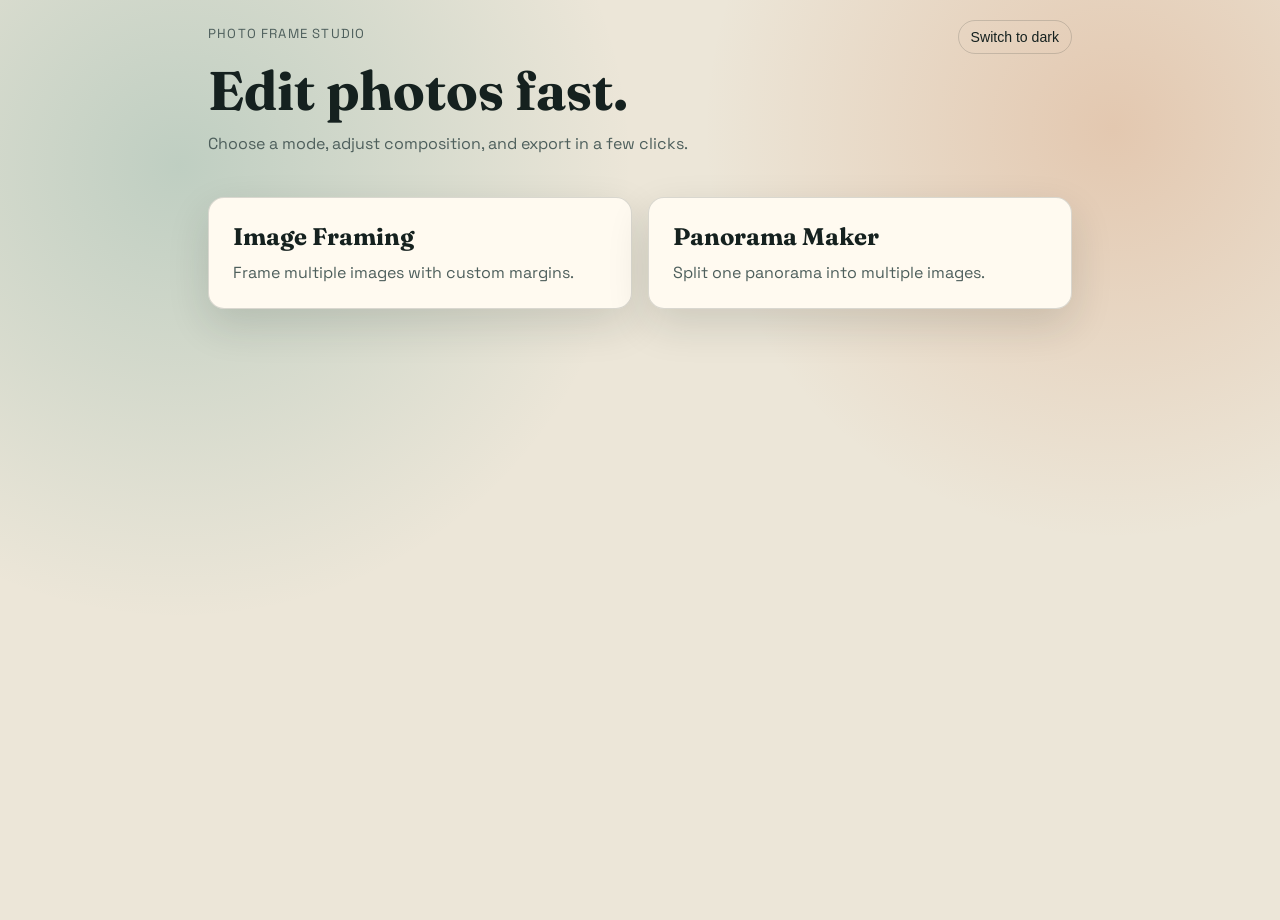
<file: index.html>
<!doctype html>
<html lang="en">
<head>
  <meta charset="UTF-8" />
  <meta name="viewport" content="width=device-width, initial-scale=1.0" />
  <title>Photo Frame Studio</title>
  <link rel="preconnect" href="https://fonts.googleapis.com" />
  <link rel="preconnect" href="https://fonts.gstatic.com" crossorigin />
  <link href="https://fonts.googleapis.com/css2?family=Space+Grotesk:wght@400;500;700&family=Fraunces:opsz,wght@9..144,500;9..144,700&display=swap" rel="stylesheet" />
  <link rel="stylesheet" href="./styles.css" />
</head>
<body>
  <main class="landing">
    <header class="landing-header">
      <div class="landing-topbar">
        <p class="eyebrow">Photo Frame Studio</p>
        <button class="theme-toggle" data-theme-toggle type="button">Switch to dark</button>
      </div>
      <h1>Edit photos fast.</h1>
      <p class="subtitle">Choose a mode, adjust composition, and export in a few clicks.</p>
    </header>

    <section class="cards" aria-label="Editor modes">
      <a class="mode-card" href="./convert.html">
        <h2>Image Framing</h2>
        <p>Frame multiple images with custom margins.</p>
      </a>

      <a class="mode-card" href="./panorama.html">
        <h2>Panorama Maker</h2>
        <p>Split one panorama into multiple images.</p>
      </a>
    </section>
  </main>

  <script src="./theme.js"></script>
</body>
</html>
</file>
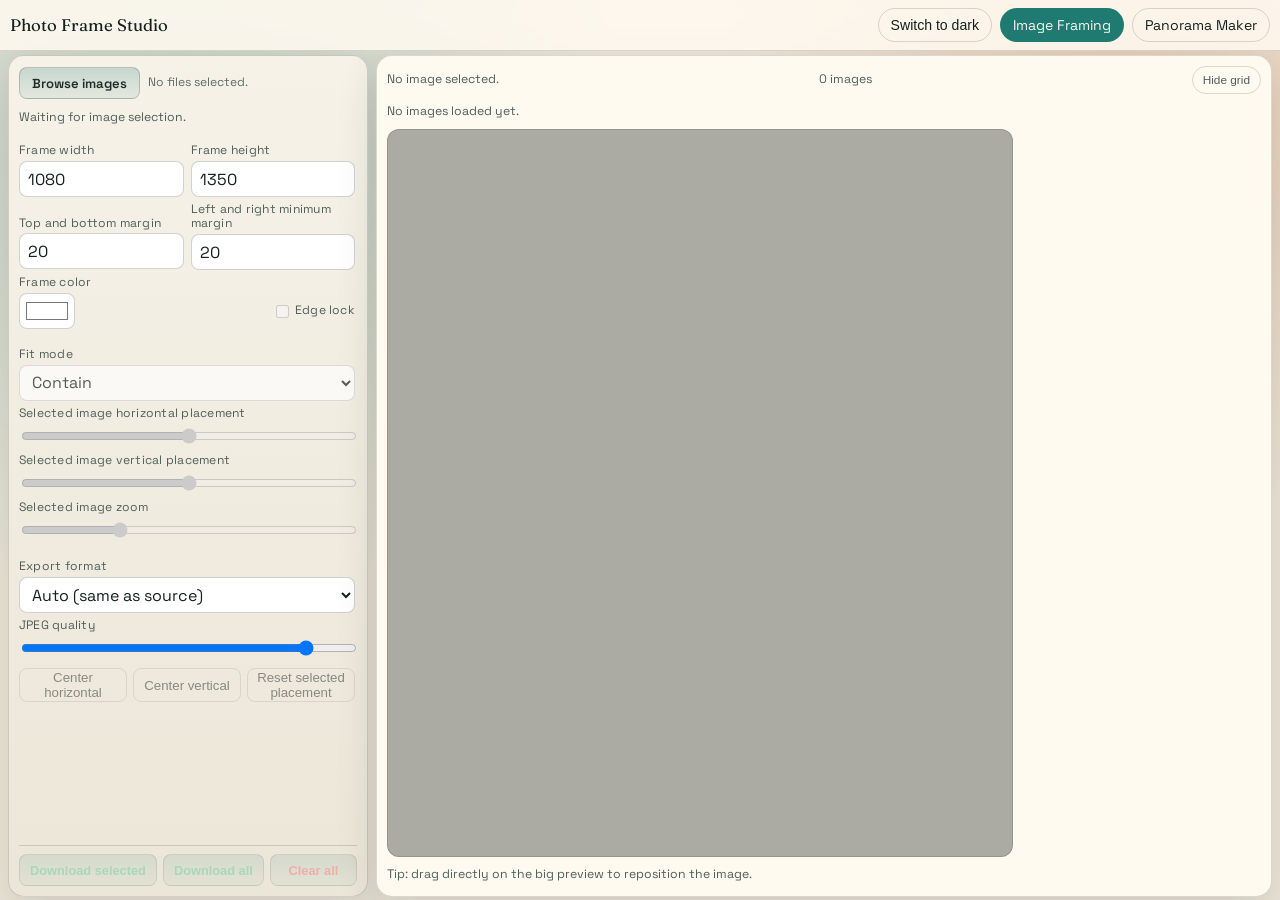
<file: convert.html>
<!doctype html>
<html lang="en">
<head>
  <meta charset="UTF-8" />
  <meta name="viewport" content="width=device-width, initial-scale=1.0" />
  <title>Image Framing | Photo Frame Studio</title>
  <link rel="preconnect" href="https://fonts.googleapis.com" />
  <link rel="preconnect" href="https://fonts.gstatic.com" crossorigin />
  <link href="https://fonts.googleapis.com/css2?family=Space+Grotesk:wght@400;500;700&family=Fraunces:opsz,wght@9..144,500;9..144,700&display=swap" rel="stylesheet" />
  <link rel="stylesheet" href="./styles.css" />
</head>
<body>
  <nav class="top-nav">
    <a class="brand" href="./index.html">Photo Frame Studio</a>
    <div class="nav-links">
      <button class="theme-toggle" data-theme-toggle type="button">Switch to dark</button>
      <a class="nav-link active" href="./convert.html">Image Framing</a>
      <a class="nav-link" href="./panorama.html">Panorama Maker</a>
    </div>
  </nav>

  <main class="app-shell">
    <div class="panel-grid">
      <section class="control-panel">
        <div class="file-toolbar">
          <label for="fileInput" class="browse-button">Browse images</label>
          <input id="fileInput" class="file-input visually-hidden" type="file" accept="image/jpeg,image/png,.jpg,.jpeg,.png" multiple />
          <span id="fileNameText" class="note">No files selected.</span>
        </div>
        <div class="control-scroll">
          <p id="loadStatus" class="note">Waiting for image selection.</p>

          <div class="controls">
            <div class="control-row">
              <label for="frameWidth">Frame width</label>
              <input id="frameWidth" type="number" min="200" max="4000" value="1080" />
            </div>
            <div class="control-row">
              <label for="frameHeight">Frame height</label>
              <input id="frameHeight" type="number" min="200" max="4000" value="1350" />
            </div>
            <div class="control-row">
              <label for="marginTopBottom">Top and bottom margin</label>
              <input id="marginTopBottom" type="number" min="0" max="500" value="20" />
            </div>
            <div class="control-row">
              <label for="marginSides">Left and right minimum margin</label>
              <input id="marginSides" type="number" min="0" max="500" value="20" />
            </div>
            <div class="control-row color-row color-lock-row">
              <label for="bgColor">Frame color</label>
              <div class="color-lock-controls">
                <input id="bgColor" type="color" value="#ffffff" />
                <label class="edge-lock-inline" for="edgeLock">
                  <input id="edgeLock" type="checkbox" />
                  Edge lock
                </label>
              </div>
            </div>
            <div class="control-row">
              <label for="fitMode">Fit mode</label>
              <select id="fitMode">
                <option value="contain" selected>Contain</option>
                <option value="cover">Cover</option>
              </select>
            </div>
            <div class="control-row">
              <label for="offsetX">Selected image horizontal placement</label>
              <input id="offsetX" type="range" min="-500" max="500" value="0" />
            </div>
            <div class="control-row">
              <label for="offsetY">Selected image vertical placement</label>
              <input id="offsetY" type="range" min="-500" max="500" value="0" />
            </div>
            <div class="control-row">
              <label for="scale">Selected image zoom</label>
              <input id="scale" type="range" min="0.2" max="3" step="0.01" value="1" />
            </div>
            <div class="control-row">
              <label for="exportFormat">Export format</label>
              <select id="exportFormat">
                <option value="auto" selected>Auto (same as source)</option>
                <option value="png">PNG (best quality)</option>
                <option value="jpeg">JPEG (smaller files)</option>
              </select>
            </div>
            <div class="control-row">
              <label for="jpegQuality">JPEG quality</label>
              <input id="jpegQuality" type="range" min="70" max="100" step="1" value="96" />
            </div>
          </div>

          <div class="placement-actions">
            <button id="centerHorizontal" class="secondary" disabled>Center horizontal</button>
            <button id="centerVertical" class="secondary" disabled>Center vertical</button>
            <button id="resetSelected" class="secondary" disabled>Reset selected placement</button>
          </div>
        </div>

        <div class="actions">
          <button id="downloadSelected" class="utility-button download-action" disabled>Download selected</button>
          <button id="downloadAll" class="utility-button download-action" disabled>Download all</button>
          <button id="clearAll" class="utility-button clear-action" disabled>Clear all</button>
        </div>
      </section>

      <section class="preview-panel">
        <div class="suite-header">
          <div id="selectedMeta" class="note">No image selected.</div>
          <div id="itemCount" class="note">0 image</div>
          <button id="gridToggle" type="button" class="grid-toggle">Hide grid</button>
        </div>
        <div id="emptyState" class="note">No images loaded yet.</div>
        <div class="suite-workspace">
          <div id="activeStage" class="canvas-stage hidden">
            <div class="canvas-grid-wrap">
              <canvas id="activeCanvas" width="1080" height="1350"></canvas>
            </div>
          </div>
          <aside class="side-gallery">
            <div id="previewList" class="preview-list preview-stack"></div>
          </aside>
        </div>
        <p class="note">Tip: drag directly on the big preview to reposition the image.</p>
      </section>
    </div>
  </main>

  <script src="./theme.js"></script>
  <script src="./shared.js"></script>
  <script src="./convert.js"></script>
</body>
</html>
</file>
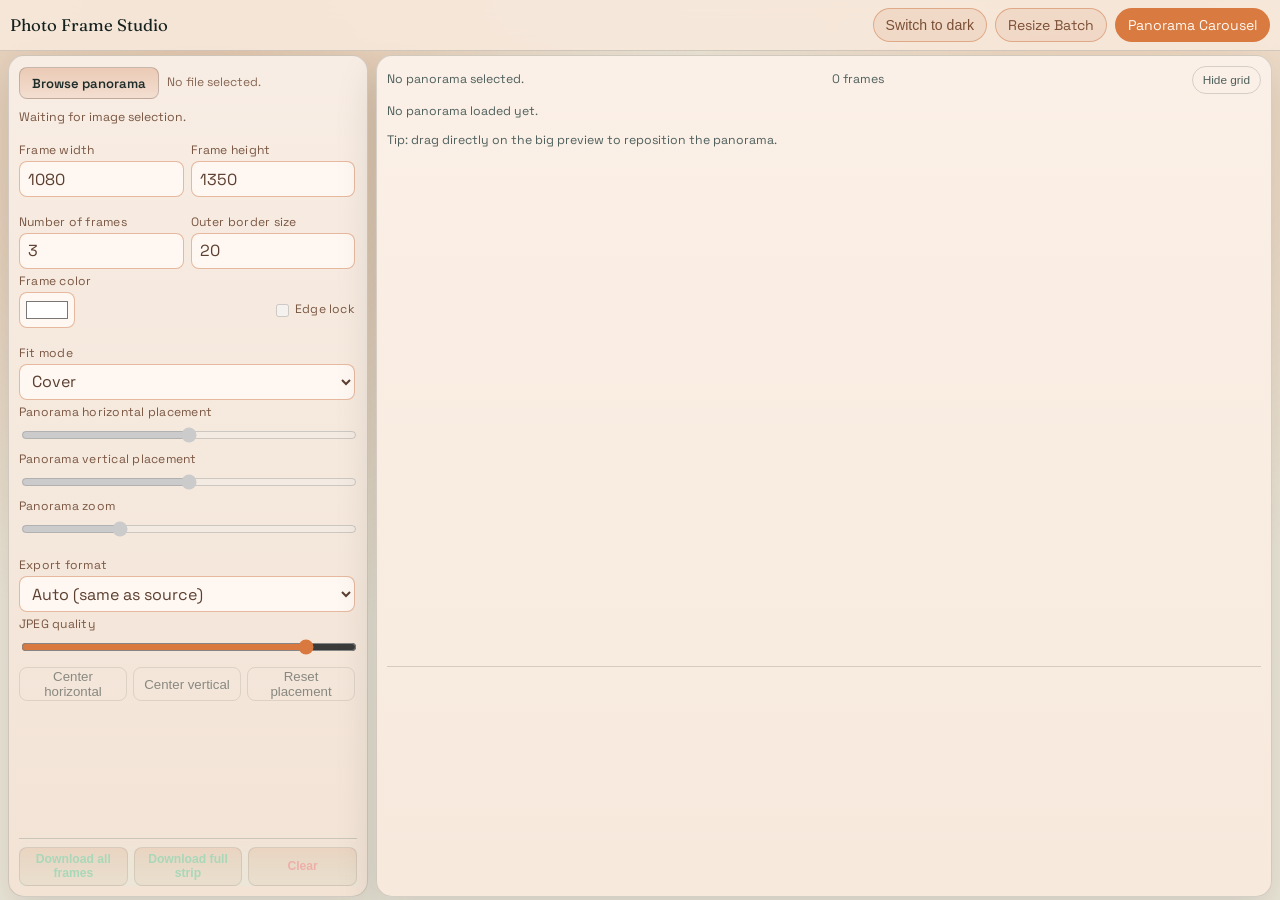
<file: panorama.html>
<!doctype html>
<html lang="en">
<head>
  <meta charset="UTF-8" />
  <meta name="viewport" content="width=device-width, initial-scale=1.0" />
  <title>Panorama Carousel | Photo Frame Studio</title>
  <link rel="preconnect" href="https://fonts.googleapis.com" />
  <link rel="preconnect" href="https://fonts.gstatic.com" crossorigin />
  <link href="https://fonts.googleapis.com/css2?family=Space+Grotesk:wght@400;500;700&family=Fraunces:opsz,wght@9..144,500;9..144,700&display=swap" rel="stylesheet" />
  <link rel="stylesheet" href="./styles.css" />
</head>
<body class="panorama-page">
  <nav class="top-nav">
    <a class="brand" href="./index.html">Photo Frame Studio</a>
    <div class="nav-links">
      <button class="theme-toggle" data-theme-toggle type="button">Switch to dark</button>
      <a class="nav-link" href="./convert.html">Resize Batch</a>
      <a class="nav-link active" href="./panorama.html">Panorama Carousel</a>
    </div>
  </nav>

  <main class="app-shell">
    <div class="panel-grid">
      <section class="control-panel">
        <div class="file-toolbar">
          <label for="fileInput" class="browse-button">Browse panorama</label>
          <input id="fileInput" class="file-input visually-hidden" type="file" accept="image/jpeg,image/png,.jpg,.jpeg,.png" />
          <span id="fileNameText" class="note">No file selected.</span>
        </div>

        <div class="control-scroll">
          <p id="loadStatus" class="note">Waiting for image selection.</p>

          <div class="controls">
            <div class="control-row">
              <label for="frameWidth">Frame width</label>
              <input id="frameWidth" type="number" min="200" max="4000" value="1080" />
            </div>
            <div class="control-row">
              <label for="frameHeight">Frame height</label>
              <input id="frameHeight" type="number" min="200" max="4000" value="1350" />
            </div>
            <div class="control-row">
              <label for="numFrames">Number of frames</label>
              <input id="numFrames" type="number" min="2" max="12" value="3" />
            </div>
            <div class="control-row">
              <label for="border">Outer border size</label>
              <input id="border" type="number" min="0" max="300" value="20" />
            </div>
            <div class="control-row color-row color-lock-row">
              <label for="bgColor">Frame color</label>
              <div class="color-lock-controls">
                <input id="bgColor" type="color" value="#ffffff" />
                <label class="edge-lock-inline" for="edgeLock">
                  <input id="edgeLock" type="checkbox" />
                  Edge lock
                </label>
              </div>
            </div>
            <div class="control-row">
              <label for="fitMode">Fit mode</label>
              <select id="fitMode">
                <option value="cover" selected>Cover</option>
                <option value="contain">Contain</option>
              </select>
            </div>
            <div class="control-row">
              <label for="offsetX">Panorama horizontal placement</label>
              <input id="offsetX" type="range" min="-1000" max="1000" value="0" />
            </div>
            <div class="control-row">
              <label for="offsetY">Panorama vertical placement</label>
              <input id="offsetY" type="range" min="-1000" max="1000" value="0" />
            </div>
            <div class="control-row">
              <label for="scale">Panorama zoom</label>
              <input id="scale" type="range" min="0.2" max="3" step="0.01" value="1" />
            </div>
            <div class="control-row">
              <label for="exportFormat">Export format</label>
              <select id="exportFormat">
                <option value="auto" selected>Auto (same as source)</option>
                <option value="png">PNG (best quality)</option>
                <option value="jpeg">JPEG (smaller files)</option>
              </select>
            </div>
            <div class="control-row">
              <label for="jpegQuality">JPEG quality</label>
              <input id="jpegQuality" type="range" min="70" max="100" step="1" value="96" />
            </div>
          </div>

          <div class="placement-actions">
            <button id="centerHorizontal" class="secondary" disabled>Center horizontal</button>
            <button id="centerVertical" class="secondary" disabled>Center vertical</button>
            <button id="reset" class="secondary" disabled>Reset placement</button>
          </div>
        </div>

        <div class="actions panorama-actions">
          <button id="downloadAll" class="utility-button download-action" disabled>Download all frames</button>
          <button id="downloadStrip" class="utility-button download-action" disabled>Download full strip</button>
          <button id="clear" class="utility-button clear-action" disabled>Clear</button>
        </div>
      </section>

      <section class="preview-panel">
        <div class="suite-header">
          <div id="selectedMeta" class="note">No panorama selected.</div>
          <div id="itemCount" class="note">0 frames</div>
          <button id="gridToggle" type="button" class="grid-toggle">Hide grid</button>
        </div>
        <div id="emptyState" class="note">No panorama loaded yet.</div>
        <div id="stage" class="canvas-stage hidden">
          <div class="canvas-grid-wrap cut-guides-wrap">
            <canvas id="stripCanvas" width="3240" height="1350"></canvas>
          </div>
        </div>
        <p class="note">Tip: drag directly on the big preview to reposition the panorama.</p>
        <div id="framesList" class="preview-list preview-strip frames-strip"></div>
      </section>
    </div>
  </main>

  <script src="./theme.js"></script>
  <script src="./shared.js"></script>
  <script src="./panorama.js"></script>
</body>
</html>
</file>
<file: styles.css>
:root {
  --bg: #ece6d8;
  --paper: #fffaf0;
  --ink: #15211f;
  --muted: #4e5f5c;
  --accent: #c76830;
  --accent-2: #1f7a72;
  --line: rgba(21, 33, 31, 0.16);
  --shadow: 0 16px 42px rgba(21, 33, 31, 0.14);
  --radius: 16px;
  --theme-duration: 240ms;
  --theme-ease: cubic-bezier(0.25, 0.9, 0.3, 1);
  --composition-grid-line: rgba(21, 33, 31, 0.38);
  --inspector-bg-start: #f6f2e8;
  --inspector-bg-end: #ece6d8;
  --inspector-border: rgba(21, 33, 31, 0.16);
  --inspector-text: #1f2d2a;
  --inspector-muted: #4e5f5c;
  --inspector-input-bg: #ffffff;
  --inspector-input-border: rgba(21, 33, 31, 0.2);
  --inspector-input-text: #15211f;
  --inspector-secondary-text: #1f2d2a;
  --inspector-secondary-border: rgba(21, 33, 31, 0.2);
  --inspector-actions-fade: rgba(236, 230, 216, 0.96);
}

[data-theme="dark"] {
  --bg: #0f1514;
  --paper: #17201f;
  --ink: #e8efe9;
  --muted: #afbfba;
  --accent: #ef8e56;
  --accent-2: #42a69d;
  --line: rgba(232, 239, 233, 0.2);
  --shadow: 0 18px 36px rgba(0, 0, 0, 0.35);
  --inspector-bg-start: #16201f;
  --inspector-bg-end: #121a19;
  --inspector-border: rgba(232, 239, 233, 0.14);
  --inspector-text: #e8efe9;
  --inspector-muted: #9fb2ac;
  --inspector-input-bg: #0f1716;
  --inspector-input-border: rgba(232, 239, 233, 0.2);
  --inspector-input-text: #e8efe9;
  --inspector-secondary-text: #dce8e4;
  --inspector-secondary-border: rgba(232, 239, 233, 0.2);
  --inspector-actions-fade: rgba(18, 26, 25, 0.95);
  --composition-grid-line: rgba(232, 239, 233, 0.36);
}

* {
  box-sizing: border-box;
}

body {
  margin: 0;
  min-height: 100vh;
  height: 100vh;
  min-height: 100dvh;
  height: 100dvh;
  overflow: hidden;
  font-family: "Space Grotesk", "Segoe UI", sans-serif;
  color: var(--ink);
  background:
    radial-gradient(circle at 14% 18%, rgba(31, 122, 114, 0.22), transparent 34%),
    radial-gradient(circle at 87% 14%, rgba(199, 104, 48, 0.24), transparent 30%),
    linear-gradient(150deg, var(--bg) 0%, var(--bg) 100%);
}

.panorama-page {
  --accent-2: #c76830;
  --inspector-bg-start: #231a14;
  --inspector-bg-end: #1b1511;
  --inspector-muted: #c4aa98;
  background:
    radial-gradient(circle at 16% 16%, rgba(199, 104, 48, 0.34), transparent 38%),
    radial-gradient(circle at 86% 14%, rgba(239, 142, 86, 0.28), transparent 34%),
    linear-gradient(150deg, var(--bg) 0%, var(--bg) 100%);
}

[data-theme="light"] .panorama-page {
  --inspector-bg-start: #f8ede4;
  --inspector-bg-end: #f2e3d5;
  --inspector-muted: #7d5b48;
  background:
    radial-gradient(circle at 16% 16%, rgba(199, 104, 48, 0.3), transparent 38%),
    radial-gradient(circle at 86% 14%, rgba(239, 142, 86, 0.24), transparent 34%),
    linear-gradient(150deg, var(--bg) 0%, var(--bg) 100%);
}

.panorama-page .browse-button,
.panorama-page .utility-button {
  background: linear-gradient(180deg, rgba(199, 104, 48, 0.26), rgba(199, 104, 48, 0.1));
}

.panorama-page .control-panel .note,
.panorama-page .control-panel .control-row label,
.panorama-page .file-toolbar .note {
  color: #d6b29a;
}

.panorama-page input[type="number"],
.panorama-page select,
.panorama-page input[type="color"] {
  background: #1a1614;
  border-color: rgba(199, 104, 48, 0.38);
  color: #f0ddd0;
}

.panorama-page input[type="number"]:focus,
.panorama-page select:focus,
.panorama-page input[type="color"]:focus {
  outline: 1px solid rgba(239, 142, 86, 0.88);
}

.panorama-page input[type="range"] {
  accent-color: #d9793f;
}

[data-theme="light"] .panorama-page .control-panel .note,
[data-theme="light"] .panorama-page .control-panel .control-row label,
[data-theme="light"] .panorama-page .file-toolbar .note {
  color: #7a5743;
}

[data-theme="light"] .panorama-page input[type="number"],
[data-theme="light"] .panorama-page select,
[data-theme="light"] .panorama-page input[type="color"] {
  background: #fff7f1;
  border-color: rgba(199, 104, 48, 0.44);
  color: #5b3f30;
}

.panorama-page .top-nav {
  background: rgba(45, 31, 22, 0.9);
}

.panorama-page .top-nav .theme-toggle,
.panorama-page .top-nav .nav-link {
  border-color: rgba(199, 104, 48, 0.38);
  color: #dfc0ac;
  background: rgba(199, 104, 48, 0.08);
}

.panorama-page .top-nav .nav-link.active {
  border-color: transparent;
  background: #c76830;
  color: #fff3e8;
}

[data-theme="light"] .panorama-page .top-nav {
  background: rgba(247, 232, 219, 0.9);
}

[data-theme="light"] .panorama-page .top-nav .theme-toggle,
[data-theme="light"] .panorama-page .top-nav .nav-link {
  border-color: rgba(199, 104, 48, 0.42);
  color: #7b4f35;
  background: rgba(199, 104, 48, 0.1);
}

[data-theme="light"] .panorama-page .top-nav .nav-link.active {
  border-color: transparent;
  background: #d97a41;
  color: #fff7ef;
}

.panorama-page .preview-panel {
  background: linear-gradient(180deg, rgba(39, 29, 23, 0.96), rgba(30, 23, 19, 0.96));
}

[data-theme="light"] .panorama-page .preview-panel {
  background: linear-gradient(180deg, #fbf0e7, #f7e9dc);
}

.panorama-page .canvas-stage {
  background: rgba(46, 33, 25, 0.55);
}

[data-theme="light"] .panorama-page .canvas-stage {
  background: rgba(252, 242, 232, 0.7);
}

.panorama-page .side-gallery,
.panorama-page .preview-item {
  background: rgba(44, 31, 23, 0.42);
}

[data-theme="light"] .panorama-page .side-gallery,
[data-theme="light"] .panorama-page .preview-item {
  background: rgba(250, 236, 224, 0.68);
}

a {
  color: inherit;
}

html[data-theme-ready="true"] body,
html[data-theme-ready="true"] .top-nav,
html[data-theme-ready="true"] .theme-toggle,
html[data-theme-ready="true"] .nav-link,
html[data-theme-ready="true"] .mode-card,
html[data-theme-ready="true"] .control-panel,
html[data-theme-ready="true"] .preview-panel,
html[data-theme-ready="true"] .dropzone,
html[data-theme-ready="true"] .preview-item,
html[data-theme-ready="true"] .canvas-stage,
html[data-theme-ready="true"] input[type="number"],
html[data-theme-ready="true"] select,
html[data-theme-ready="true"] input[type="color"],
html[data-theme-ready="true"] button {
  transition:
    background-color var(--theme-duration) var(--theme-ease),
    border-color var(--theme-duration) var(--theme-ease),
    color var(--theme-duration) var(--theme-ease),
    box-shadow var(--theme-duration) var(--theme-ease),
    background var(--theme-duration) var(--theme-ease);
}

@media (prefers-reduced-motion: reduce) {
  html[data-theme-ready="true"] body,
  html[data-theme-ready="true"] .top-nav,
  html[data-theme-ready="true"] .theme-toggle,
  html[data-theme-ready="true"] .nav-link,
  html[data-theme-ready="true"] .mode-card,
  html[data-theme-ready="true"] .control-panel,
  html[data-theme-ready="true"] .preview-panel,
  html[data-theme-ready="true"] .dropzone,
  html[data-theme-ready="true"] .preview-item,
  html[data-theme-ready="true"] .canvas-stage,
  html[data-theme-ready="true"] input[type="number"],
  html[data-theme-ready="true"] select,
  html[data-theme-ready="true"] input[type="color"],
  html[data-theme-ready="true"] button {
    transition: none;
  }
}

.top-nav {
  display: flex;
  justify-content: space-between;
  align-items: center;
  gap: 12px;
  padding: 8px 10px;
  border-bottom: 1px solid var(--line);
  backdrop-filter: blur(8px);
  background: rgba(255, 250, 240, 0.86);
  position: sticky;
  top: 0;
  z-index: 20;
}

[data-theme="dark"] .top-nav {
  background: rgba(20, 28, 27, 0.86);
}

.brand {
  font-family: "Fraunces", Georgia, serif;
  font-size: 1.05rem;
  text-decoration: none;
}

.controls .control-row label {
  min-height: 2.2em;
  display: flex;
  align-items: flex-end;
}
.nav-links {
  display: flex;
  align-items: center;
  gap: 8px;
}
.control-row:has(input[type="range"]) label,
.control-row:has(select) label,
.control-row:has(input[type="color"]) label {
  min-height: 0;
}

.theme-toggle,
.nav-link {
  border: 1px solid var(--line);
  border-radius: 999px;
  padding: 7px 12px;
  font-size: 0.88rem;
  text-decoration: none;
  background: transparent;
}

.theme-toggle {
  color: var(--ink);
  cursor: pointer;
}

.nav-link.active {
  border-color: transparent;
  background: var(--accent-2);
  color: #f7f5ee;
}

.landing {
  max-width: 900px;
  margin: 20px auto 0;
  padding: 0 18px;
  min-height: 100vh;
  display: flex;
  flex-direction: column;
}

.landing-topbar {
  display: flex;
  justify-content: space-between;
  align-items: center;
  gap: 12px;
  margin-bottom: 8px;
}

.landing-header h1 {
  margin: 0;
  font-family: "Fraunces", Georgia, serif;
  font-size: clamp(2rem, 6vw, 3.4rem);
  line-height: 1.06;
}

.eyebrow {
  margin: 0 0 8px;
  text-transform: uppercase;
  letter-spacing: 0.09em;
  color: var(--muted);
  font-size: 0.82rem;
}

.subtitle {
  margin-top: 12px;
  max-width: 560px;
  color: var(--muted);
  font-size: 1rem;
  line-height: 1.45;
}

.cards {
  margin-top: 26px;
  display: grid;
  gap: 16px;
  grid-template-columns: repeat(auto-fit, minmax(260px, 1fr));
}

.landing-footer {
  margin: 0;
  padding: 0;
  position: fixed;
  left: 14px;
  bottom: 10px;
  text-align: left;
  font-size: 0.85rem;
  color: var(--ink);
  opacity: 0.98;
  letter-spacing: 0.01em;
  z-index: 5;
}

.mode-card {
  display: block;
  padding: 24px;
  border-radius: var(--radius);
  border: 1px solid var(--line);
  text-decoration: none;
  background: linear-gradient(180deg, var(--paper), var(--paper));
  box-shadow: var(--shadow);
}

.mode-card h2 {
  margin: 0 0 10px;
  font-family: "Fraunces", Georgia, serif;
}

.mode-card p {
  margin: 0;
  color: var(--muted);
  line-height: 1.45;
}

.app-shell {
  max-width: 1680px;
  margin: 4px auto 8px;
  padding: 0 8px;
  height: calc(100vh - 58px);
  height: calc(100dvh - 58px);
}

.panel-grid {
  display: grid;
  grid-template-columns: 360px 1fr;
  gap: 8px;
  height: 100%;
}

.control-panel,
.preview-panel {
  border: 1px solid var(--line);
  border-radius: var(--radius);
  box-shadow: var(--shadow);
  min-height: 0;
}

.control-panel {
  padding: 10px;
  background: linear-gradient(180deg, var(--inspector-bg-start) 0%, var(--inspector-bg-end) 100%);
  border-color: var(--inspector-border);
  color: var(--inspector-text);
  overflow: hidden;
  display: flex;
  flex-direction: column;
  gap: 6px;
}

.file-toolbar {
  display: flex;
  align-items: center;
  gap: 8px;
  min-height: 34px;
}

.utility-actions {
  display: grid;
  grid-template-columns: 1fr 1fr 1fr;
  gap: 6px;
  margin-top: 2px;
}

.placement-actions {
  display: grid;
  grid-template-columns: 1fr 1fr 1fr;
  gap: 6px;
  margin-top: 8px;
}

.utility-button {
  display: inline-flex;
  align-items: center;
  justify-content: center;
  padding: 0 10px;
  height: 32px;
  border-radius: 8px;
  border: 1px solid var(--inspector-input-border);
  background: linear-gradient(180deg, rgba(31, 122, 114, 0.22), rgba(31, 122, 114, 0.08));
  font-size: 0.8rem;
  font-weight: 600;
  white-space: nowrap;
}

.utility-button.download-action {
  color: #67c99a;
}

.utility-button.clear-action {
  color: #ee7b7b;
}

.browse-button {
  display: inline-flex;
  align-items: center;
  justify-content: center;
  padding: 0 12px;
  height: 32px;
  border-radius: 8px;
  border: 1px solid var(--inspector-input-border);
  background: linear-gradient(180deg, rgba(31, 122, 114, 0.22), rgba(31, 122, 114, 0.08));
  color: var(--inspector-text);
  font-size: 0.82rem;
  font-weight: 600;
  cursor: pointer;
  white-space: nowrap;
}

.browse-button:hover {
  filter: brightness(1.06);
}

.visually-hidden {
  position: absolute;
  width: 1px;
  height: 1px;
  padding: 0;
  margin: -1px;
  overflow: hidden;
  clip: rect(0, 0, 0, 0);
  border: 0;
}

.file-toolbar .note {
  margin: 0;
  font-size: 0.76rem;
  opacity: 0.9;
}

.file-input {
  width: 100%;
}

.note {
  margin: 4px 0;
  font-size: 0.77rem;
  color: var(--muted);
  line-height: 1.25;
}

.control-panel .note,
.control-panel .control-row label {
  color: var(--inspector-muted);
}

.control-scroll {
  flex: 1;
  min-height: 0;
  overflow-y: auto;
  overflow-x: hidden;
  padding-right: 2px;
}

.controls {
  margin-top: 6px;
  display: grid;
  grid-template-columns: 1fr 1fr;
  column-gap: 7px;
  row-gap: 6px;
}

.control-row {
  display: grid;
  gap: 3px;
}

.control-row:has(input[type="range"]),
.control-row:has(select),
.control-row:has(input[type="color"]) {
  grid-column: 1 / -1;
}

.control-row label {
  font-size: 0.76rem;
  line-height: 1.15;
  letter-spacing: 0.02em;
}

.control-row input,
.control-row select,
.control-row button {
  font: inherit;
}

input[type="number"],
select {
  width: 100%;
  border: 1px solid var(--inspector-input-border);
  border-radius: 8px;
  padding: 0 8px;
  height: 36px;
  background: var(--inspector-input-bg);
  color: var(--inspector-input-text);
}

input[type="number"]:focus,
select:focus,
input[type="color"]:focus {
  outline: 1px solid rgba(66, 166, 157, 0.9);
  outline-offset: 1px;
}

input[type="color"] {
  width: 56px;
  height: 36px;
  border: 1px solid var(--inspector-input-border);
  border-radius: 8px;
  background: var(--inspector-input-bg);
  padding: 4px;
}

.color-row {
  align-items: start;
}

.color-lock-controls {
  display: flex;
  align-items: center;
  justify-content: space-between;
  gap: 10px;
}

.edge-lock-inline {
  display: inline-flex;
  align-items: center;
  gap: 6px;
  font-size: 0.78rem;
  color: var(--inspector-muted);
  white-space: nowrap;
}

.edge-lock-inline input[type="checkbox"] {
  margin: 0;
}

input[type="range"] {
  width: 100%;
  height: 20px;
}

.actions {
  display: grid;
  grid-template-columns: 1fr 1fr 1fr;
  gap: 6px;
  margin-top: 0;
  padding-top: 8px;
  border-top: 1px solid var(--inspector-border);
  background: linear-gradient(180deg, rgba(0, 0, 0, 0), var(--inspector-actions-fade) 45%);
}

.actions .utility-button {
  width: 100%;
}

.panorama-actions .utility-button {
  white-space: normal;
  line-height: 1.1;
  height: auto;
  min-height: 32px;
  padding: 5px 6px;
  font-size: 0.76rem;
}

button {
  border: 1px solid transparent;
  background: var(--accent-2);
  color: #fff;
  border-radius: 8px;
  height: 34px;
  padding: 0 8px;
  font-size: 0.83rem;
  cursor: pointer;
}

button.secondary {
  background: transparent;
  color: var(--inspector-secondary-text);
  border-color: var(--inspector-secondary-border);
}

button:disabled {
  opacity: 0.5;
  cursor: not-allowed;
}

.preview-panel {
  padding: 10px;
  background: var(--paper);
  display: flex;
  flex-direction: column;
  gap: 6px;
  overflow: hidden;
}

.suite-workspace {
  display: grid;
  grid-template-columns: 1fr 240px;
  gap: 8px;
  min-height: 0;
  flex: 1;
}

.side-gallery {
  border: 1px solid var(--line);
  border-radius: 12px;
  padding: 6px;
  overflow-y: auto;
  overflow-x: hidden;
  background: rgba(15, 23, 22, 0.35);
}

.suite-header {
  display: flex;
  justify-content: space-between;
  align-items: center;
  gap: 12px;
  min-height: 20px;
}

.grid-toggle {
  height: 28px;
  padding: 0 10px;
  border-radius: 999px;
  border: 1px solid var(--line);
  background: transparent;
  color: var(--muted);
  font-size: 0.74rem;
  flex: 0 0 auto;
}

.canvas-stage {
  position: relative;
  display: grid;
  place-items: center;
  border: 1px dashed var(--line);
  border-radius: 12px;
  background: var(--paper);
  overflow: hidden;
}

.canvas-grid-wrap {
  display: inline-block;
  position: relative;
  width: fit-content;
  line-height: 0;
  border-radius: 10px;
  overflow: hidden;
}

.canvas-grid-wrap canvas {
  display: block;
}

.canvas-grid-wrap::after {
  content: "";
  position: absolute;
  inset: 0;
  pointer-events: none;
  z-index: 3;
  background:
    linear-gradient(to right, transparent 33.333%, var(--composition-grid-line) 33.333%, var(--composition-grid-line) calc(33.333% + 1px), transparent calc(33.333% + 1px)),
    linear-gradient(to right, transparent 66.666%, var(--composition-grid-line) 66.666%, var(--composition-grid-line) calc(66.666% + 1px), transparent calc(66.666% + 1px)),
    linear-gradient(to bottom, transparent 33.333%, var(--composition-grid-line) 33.333%, var(--composition-grid-line) calc(33.333% + 1px), transparent calc(33.333% + 1px)),
    linear-gradient(to bottom, transparent 66.666%, var(--composition-grid-line) 66.666%, var(--composition-grid-line) calc(66.666% + 1px), transparent calc(66.666% + 1px));
}

#stage {
  --cut-count: 3;
}

#stage .cut-guides-wrap::after {
  background: repeating-linear-gradient(
    to right,
    transparent,
    transparent calc((100% / var(--cut-count)) - 1px),
    var(--composition-grid-line) calc((100% / var(--cut-count)) - 1px),
    var(--composition-grid-line) calc(100% / var(--cut-count))
  );
}

html[data-composition-grid="off"] .canvas-grid-wrap::after {
  display: none;
}

html[data-composition-grid="off"] .preview-canvas-wrap::after {
  display: none;
}

.canvas-stage canvas {
  max-width: 100%;
  height: auto;
}

#activeStage {
  min-height: 280px;
  flex: 1;
  background:
    linear-gradient(45deg, rgba(78, 95, 92, 0.08) 25%, transparent 25%),
    linear-gradient(-45deg, rgba(78, 95, 92, 0.08) 25%, transparent 25%),
    linear-gradient(45deg, transparent 75%, rgba(78, 95, 92, 0.08) 75%),
    linear-gradient(-45deg, transparent 75%, rgba(78, 95, 92, 0.08) 75%);
  background-size: 24px 24px;
  background-position: 0 0, 0 12px, 12px -12px, -12px 0;
}

#activeCanvas {
  border-radius: 10px;
  box-shadow: 0 18px 30px rgba(0, 0, 0, 0.16);
  cursor: grab;
  width: auto;
  max-height: calc(100vh - 300px);
}

#activeCanvas.dragging {
  cursor: grabbing;
}

#stripCanvas {
  cursor: grab;
  max-height: 42vh;
}

#stripCanvas.dragging {
  cursor: grabbing;
}

.preview-list {
  display: grid;
  gap: 8px;
}

.preview-stack {
  grid-template-columns: 1fr;
  align-content: start;
}

.preview-strip {
  grid-auto-flow: column;
  grid-auto-columns: minmax(160px, 190px);
  grid-template-columns: none;
  align-items: start;
  flex: 0 0 auto;
  overflow-x: auto;
  overflow-y: hidden;
  padding: 6px 2px 2px;
  border-top: 1px solid var(--line);
  margin-top: auto;
  scroll-snap-type: x proximity;
}

.frames-strip {
  min-height: 220px;
}

.preview-item {
  position: relative;
  border: 1px solid var(--line);
  border-radius: 10px;
  padding: 6px;
  background: var(--paper);
  scroll-snap-align: start;
}

.preview-item.selected {
  border-color: var(--accent);
  box-shadow: 0 0 0 2px rgba(199, 104, 48, 0.25);
}

.preview-item canvas {
  display: block;
  width: 100%;
  border-radius: 7px;
  background: #fff;
}

.preview-canvas-wrap {
  display: block;
  position: relative;
  width: 100%;
  line-height: 0;
  border-radius: 7px;
  overflow: hidden;
}

.preview-canvas-wrap::after {
  content: "";
  position: absolute;
  inset: 0;
  pointer-events: none;
  background:
    linear-gradient(to right, transparent 33.333%, var(--composition-grid-line) 33.333%, var(--composition-grid-line) calc(33.333% + 1px), transparent calc(33.333% + 1px)),
    linear-gradient(to right, transparent 66.666%, var(--composition-grid-line) 66.666%, var(--composition-grid-line) calc(66.666% + 1px), transparent calc(66.666% + 1px)),
    linear-gradient(to bottom, transparent 33.333%, var(--composition-grid-line) 33.333%, var(--composition-grid-line) calc(33.333% + 1px), transparent calc(33.333% + 1px)),
    linear-gradient(to bottom, transparent 66.666%, var(--composition-grid-line) 66.666%, var(--composition-grid-line) calc(66.666% + 1px), transparent calc(66.666% + 1px));
}

.preview-caption {
  margin-top: 5px;
  font-size: 0.74rem;
  color: var(--muted);
  overflow: hidden;
  text-overflow: ellipsis;
  white-space: nowrap;
}

.hidden {
  display: none;
}

@media (max-width: 1100px) {
  body {
    min-height: 100vh;
    min-height: 100dvh;
    height: auto;
    overflow: auto;
  }

  .app-shell {
    height: auto;
  }

  .panel-grid {
    grid-template-columns: 1fr;
    height: auto;
  }

  .control-panel {
    max-height: none;
  }

  .controls {
    grid-template-columns: 1fr;
  }

  .actions {
    grid-template-columns: 1fr 1fr;
  }

  .suite-workspace {
    grid-template-columns: 1fr;
  }

  .side-gallery {
    max-height: 220px;
  }

  .frames-strip {
    min-height: 190px;
  }

  #activeCanvas {
    max-height: 56vh;
  }
}

@media (max-width: 760px) {
  .top-nav {
    align-items: flex-start;
    flex-wrap: wrap;
    gap: 10px;
    padding: 10px;
  }

  .nav-links {
    width: 100%;
    flex-wrap: wrap;
    justify-content: flex-start;
  }

  .theme-toggle,
  .nav-link {
    min-height: 34px;
  }

  .app-shell {
    margin-top: 8px;
    padding: 0 6px 10px;
  }

  .control-panel,
  .preview-panel {
    padding: 8px;
  }

  .file-toolbar {
    align-items: flex-start;
    flex-direction: column;
    gap: 6px;
  }

  .file-toolbar .note {
    line-height: 1.3;
  }

  .suite-header {
    align-items: flex-start;
    flex-wrap: wrap;
    gap: 8px;
  }

  .suite-workspace {
    display: flex;
    flex-direction: column;
    gap: 6px;
  }

  .side-gallery {
    margin-top: auto;
    border: 0;
    border-top: 1px solid var(--line);
    border-radius: 0;
    padding: 6px 2px 2px;
    background: transparent;
    max-height: none;
    overflow-x: auto;
    overflow-y: hidden;
  }

  .side-gallery .preview-list {
    grid-auto-flow: column;
    grid-auto-columns: minmax(132px, 166px);
    grid-template-columns: none;
    align-items: start;
    align-content: normal;
    gap: 7px;
    scroll-snap-type: x proximity;
  }

  .preview-strip {
    grid-auto-columns: minmax(132px, 166px);
    gap: 7px;
  }
}

@media (max-width: 560px) {
  .landing {
    margin-top: 14px;
    padding: 0 12px;
  }

  .landing-topbar {
    align-items: flex-start;
    flex-direction: column;
  }

  .brand {
    font-size: 0.98rem;
  }

  .theme-toggle,
  .nav-link {
    padding: 7px 10px;
    font-size: 0.82rem;
  }

  .controls {
    row-gap: 7px;
  }

  .placement-actions,
  .actions {
    grid-template-columns: 1fr;
  }

  .grid-toggle {
    width: 100%;
  }

  #activeStage {
    min-height: 220px;
  }

  #activeCanvas,
  #stripCanvas {
    width: 100%;
    max-width: 100%;
    max-height: 48vh;
  }
}
</file>
